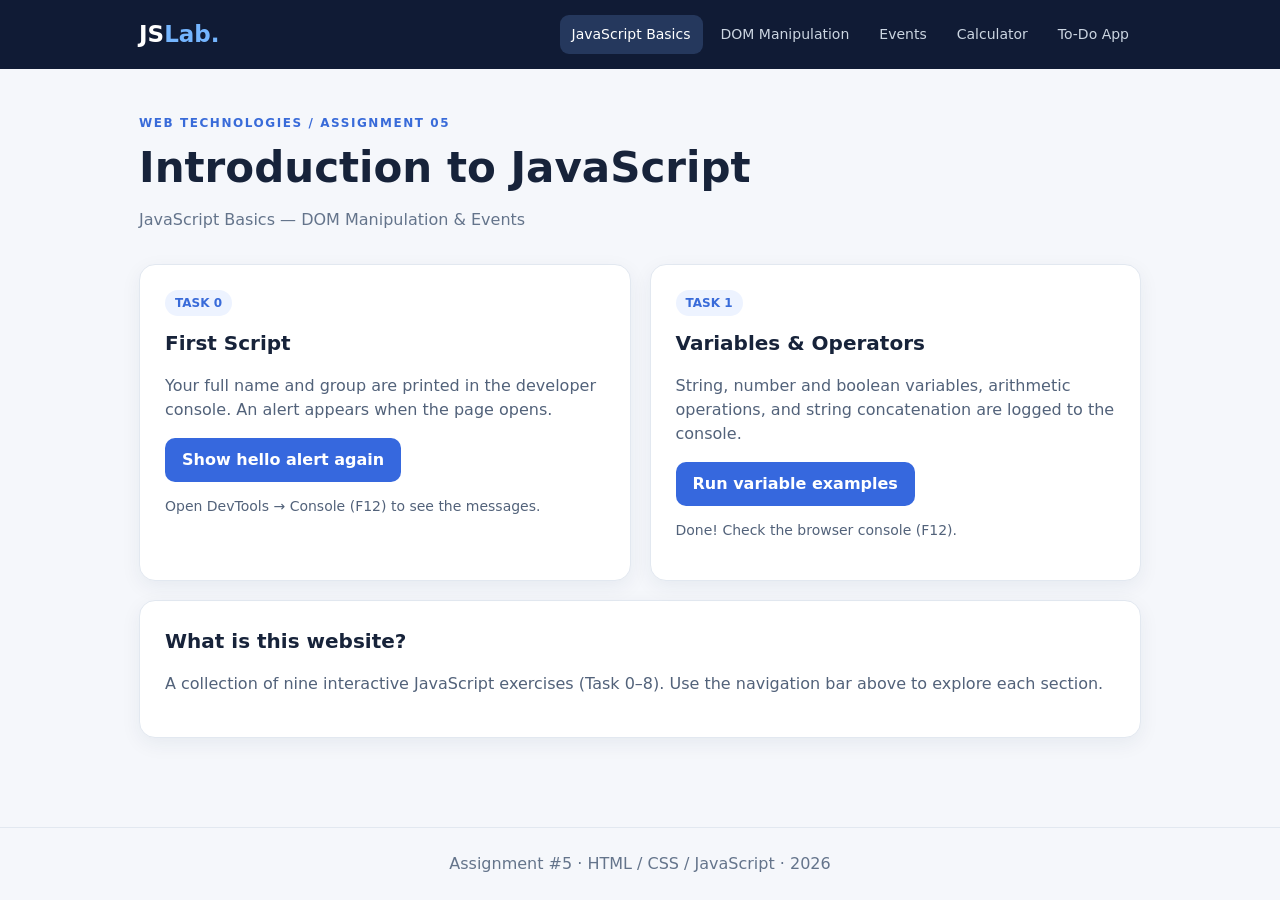
<file: index.html>
<!doctype html>
<html lang="en">
  <head>
    <meta charset="UTF-8" />
    <meta name="viewport" content="width=device-width, initial-scale=1.0" />
    <title>Introduction to JavaScript | Assignment 5</title>
    <link rel="stylesheet" href="style.css" />
    <script src="js/intro.js" defer></script>
  </head>
  <body>
    <header class="topbar">
      <div class="navwrap">
        <a class="brand" href="index.html">JS<span>Lab.</span></a>
        <nav aria-label="Main navigation">
          <a href="index.html" class="active">JavaScript Basics</a
          ><a href="dom.html" class="">DOM Manipulation</a
          ><a href="events.html" class="">Events</a
          ><a href="calculator.html" class="">Calculator</a
          ><a href="todo.html" class="">To-Do App</a>
        </nav>
      </div>
    </header>
    <main class="container">
      <div class="eyebrow">WEB TECHNOLOGIES / ASSIGNMENT 05</div>
      <h1>Introduction to JavaScript</h1>
      <p class="lead">JavaScript Basics — DOM Manipulation &amp; Events</p>
      <div class="grid">
        <section class="card">
          <span class="tag">TASK 0</span>
          <h2>First Script</h2>
          <p>
            Your full name and group are printed in the developer console. An
            alert appears when the page opens.
          </p>
          <button id="helloBtn">Show hello alert again</button>
          <p class="muted">
            Open DevTools → Console (F12) to see the messages.
          </p>
        </section>
        <section class="card">
          <span class="tag">TASK 1</span>
          <h2>Variables &amp; Operators</h2>
          <p>
            String, number and boolean variables, arithmetic operations, and
            string concatenation are logged to the console.
          </p>
          <button id="operatorsBtn">Run variable examples</button>
          <p id="introFeedback" aria-live="polite" class="muted">
            Click to run the examples.
          </p>
        </section>
      </div>
      <section class="card">
        <h2>What is this website?</h2>
        <p>
          A collection of nine interactive JavaScript exercises (Task 0–8). Use
          the navigation bar above to explore each section.
        </p>
      </section>
    </main>
    <footer>
      Assignment #5 · HTML / CSS / JavaScript · <span id="year">2026</span>
    </footer>
  </body>
</html>
</file>
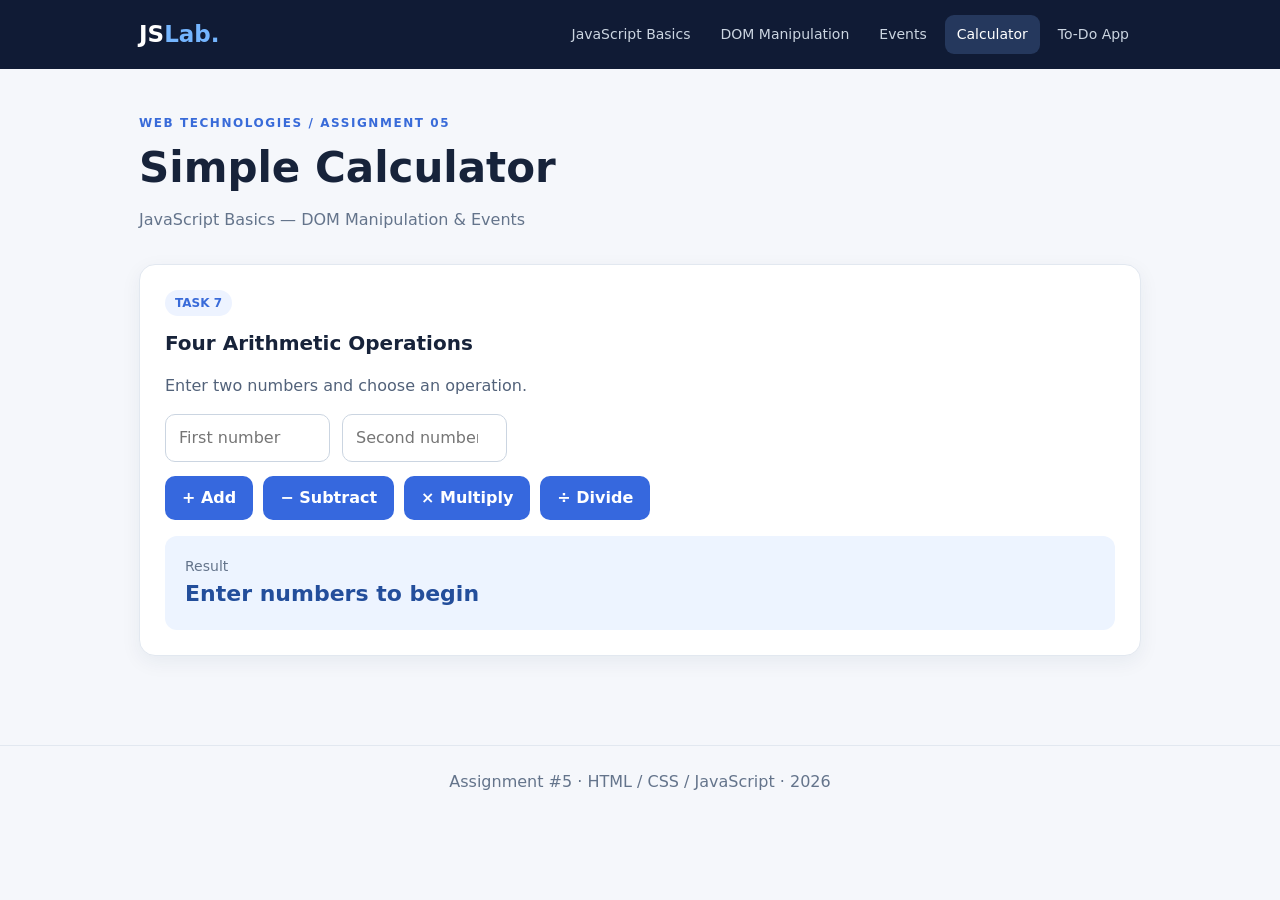
<file: calculator.html>
<!doctype html>
<html lang="en">
  <head>
    <meta charset="UTF-8" />
    <meta name="viewport" content="width=device-width, initial-scale=1.0" />
    <title>Simple Calculator | Assignment 5</title>
    <link rel="stylesheet" href="style.css" />
    <script src="js/calculator.js" defer></script>
  </head>
  <body>
    <header class="topbar">
      <div class="navwrap">
        <a class="brand" href="index.html">JS<span>Lab.</span></a>
        <nav aria-label="Main navigation">
          <a href="index.html" class="">JavaScript Basics</a
          ><a href="dom.html" class="">DOM Manipulation</a
          ><a href="events.html" class="">Events</a
          ><a href="calculator.html" class="active">Calculator</a
          ><a href="todo.html" class="">To-Do App</a>
        </nav>
      </div>
    </header>
    <main class="container">
      <div class="eyebrow">WEB TECHNOLOGIES / ASSIGNMENT 05</div>
      <h1>Simple Calculator</h1>
      <p class="lead">JavaScript Basics — DOM Manipulation &amp; Events</p>
      <section class="card">
        <span class="tag">TASK 7</span>
        <h2>Four Arithmetic Operations</h2>
        <p>Enter two numbers and choose an operation.</p>
        <div class="calc-inputs">
          <input
            type="number"
            id="number1"
            placeholder="First number"
            step="any"
            aria-label="First number"
          /><input
            type="number"
            id="number2"
            placeholder="Second number"
            step="any"
            aria-label="Second number"
          />
        </div>
        <div class="controls">
          <button data-operation="add">+ Add</button
          ><button data-operation="subtract">− Subtract</button
          ><button data-operation="multiply">× Multiply</button
          ><button data-operation="divide">÷ Divide</button>
        </div>
        <div class="result-panel">
          <div class="muted">Result</div>
          <div id="calcResult" class="result" aria-live="polite">
            Enter numbers to begin
          </div>
        </div>
      </section>
    </main>
    <footer>
      Assignment #5 · HTML / CSS / JavaScript · <span id="year">2026</span>
    </footer>
  </body>
</html>
</file>
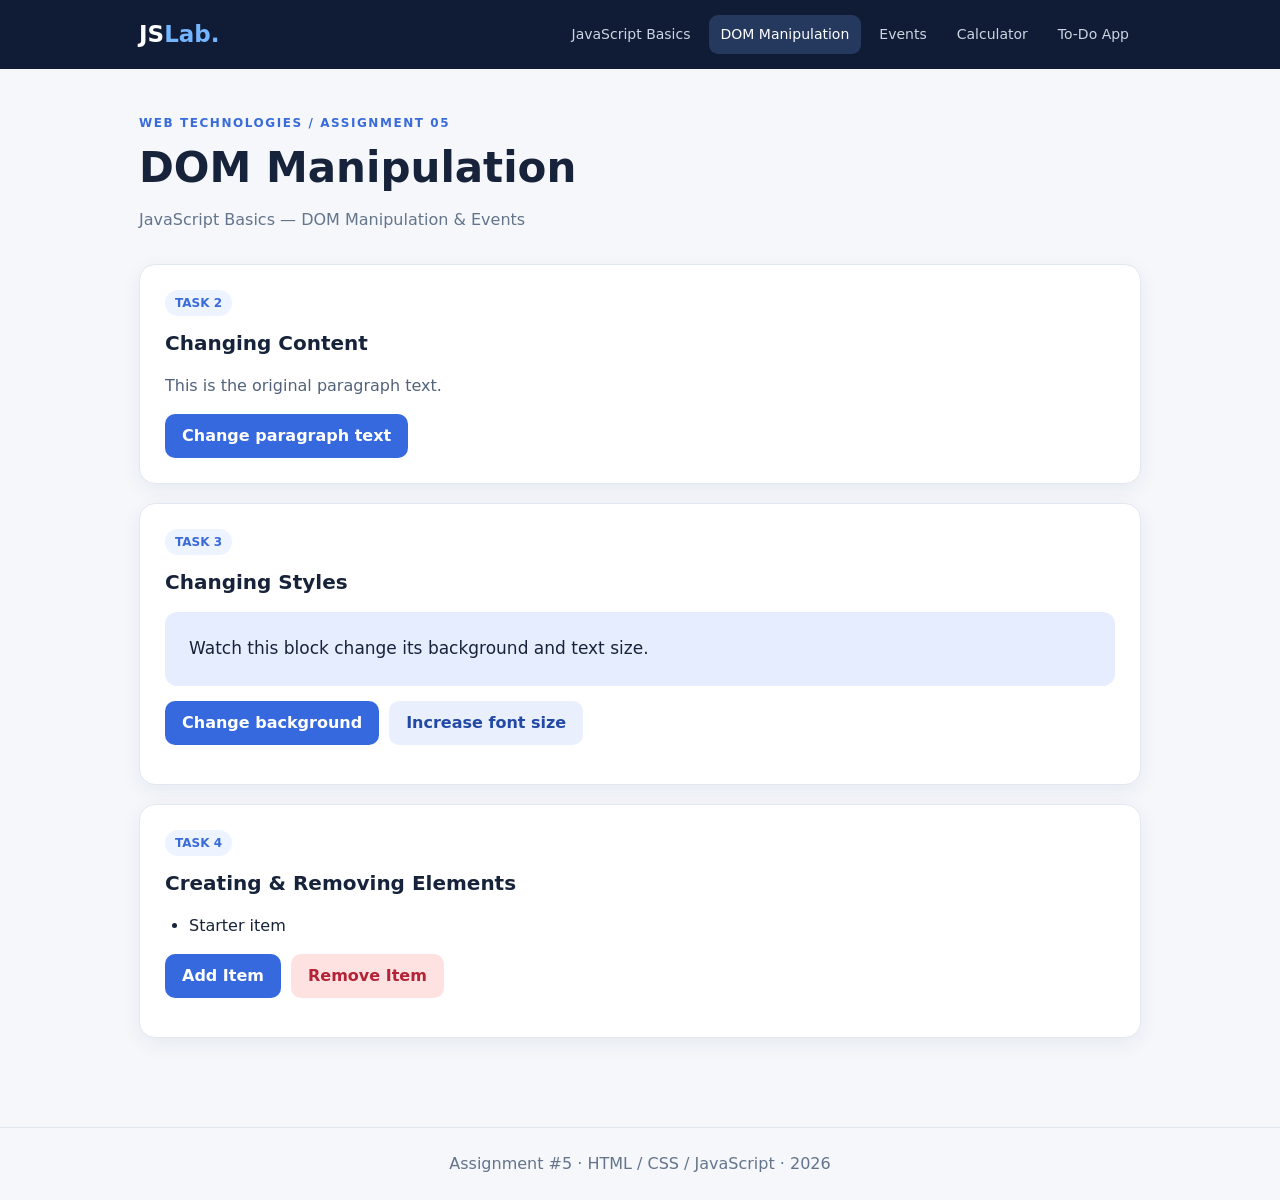
<file: dom.html>
<!doctype html>
<html lang="en">
  <head>
    <meta charset="UTF-8" />
    <meta name="viewport" content="width=device-width, initial-scale=1.0" />
    <title>DOM Manipulation | Assignment 5</title>
    <link rel="stylesheet" href="style.css" />
    <script src="js/dom.js" defer></script>
  </head>
  <body>
    <header class="topbar">
      <div class="navwrap">
        <a class="brand" href="index.html">JS<span>Lab.</span></a>
        <nav aria-label="Main navigation">
          <a href="index.html" class="">JavaScript Basics</a
          ><a href="dom.html" class="active">DOM Manipulation</a
          ><a href="events.html" class="">Events</a
          ><a href="calculator.html" class="">Calculator</a
          ><a href="todo.html" class="">To-Do App</a>
        </nav>
      </div>
    </header>
    <main class="container">
      <div class="eyebrow">WEB TECHNOLOGIES / ASSIGNMENT 05</div>
      <h1>DOM Manipulation</h1>
      <p class="lead">JavaScript Basics — DOM Manipulation &amp; Events</p>
      <section class="card">
        <span class="tag">TASK 2</span>
        <h2>Changing Content</h2>
        <p id="changeText">This is the original paragraph text.</p>
        <button id="changeTextBtn">Change paragraph text</button>
      </section>
      <section class="card">
        <span class="tag">TASK 3</span>
        <h2>Changing Styles</h2>
        <div id="styleBox" class="sample-box">
          Watch this block change its background and text size.
        </div>
        <div class="controls">
          <button id="backgroundBtn">Change background</button
          ><button id="fontBtn" class="secondary">Increase font size</button>
        </div>
      </section>
      <section class="card">
        <span class="tag">TASK 4</span>
        <h2>Creating &amp; Removing Elements</h2>
        <ul id="itemList" class="plain-list">
          <li>Starter item</li>
        </ul>
        <div class="controls">
          <button id="addItemBtn">Add Item</button
          ><button id="removeItemBtn" class="danger">Remove Item</button>
        </div>
        <p id="listMessage" class="muted" aria-live="polite"></p>
      </section>
    </main>
    <footer>
      Assignment #5 · HTML / CSS / JavaScript · <span id="year">2026</span>
    </footer>
  </body>
</html>
</file>
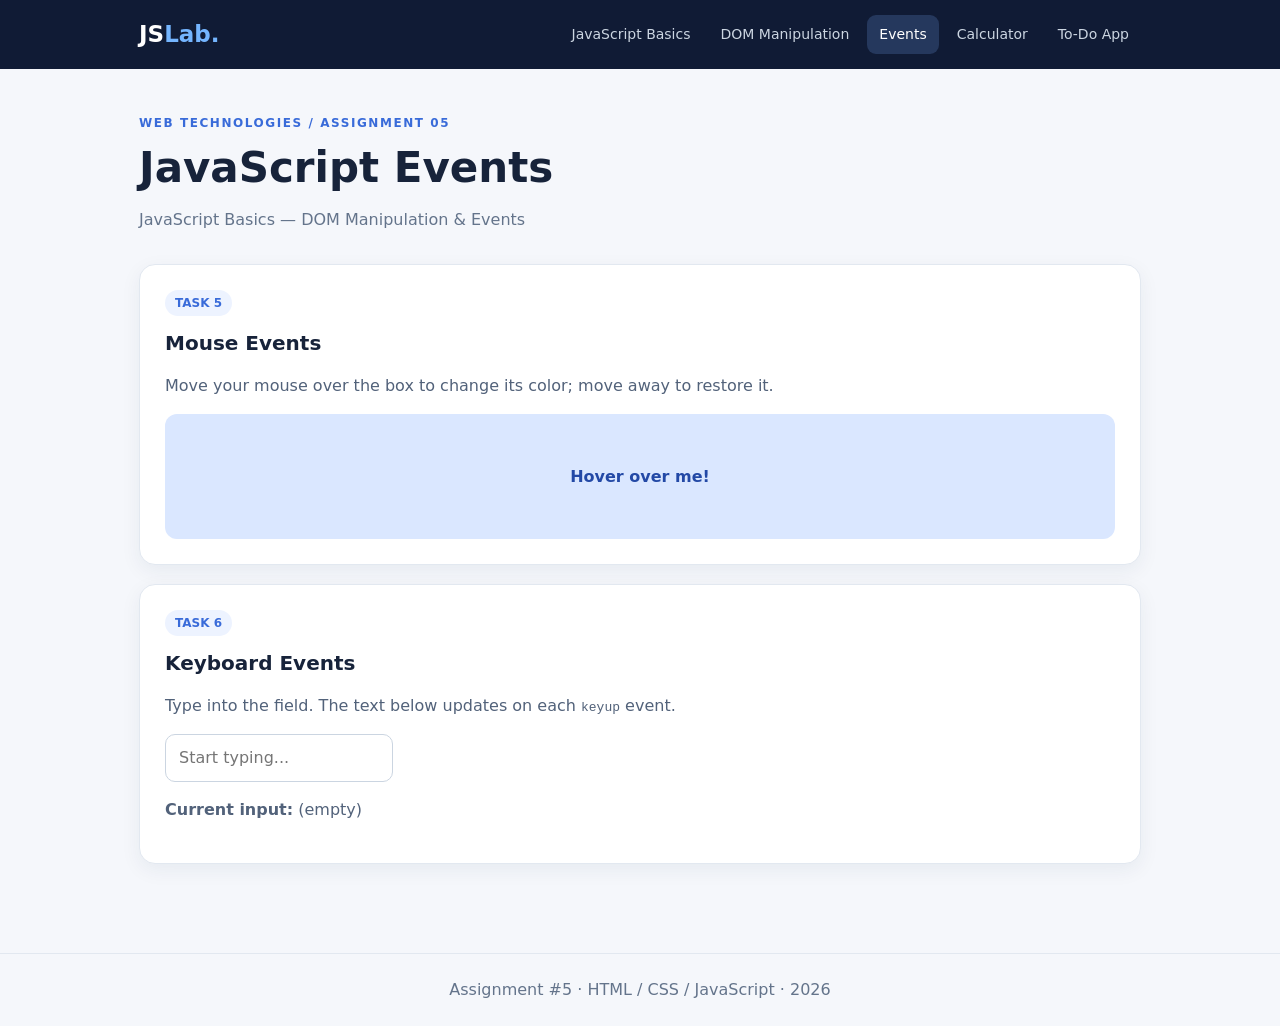
<file: events.html>
<!doctype html>
<html lang="en">
  <head>
    <meta charset="UTF-8" />
    <meta name="viewport" content="width=device-width, initial-scale=1.0" />
    <title>JavaScript Events | Assignment 5</title>
    <link rel="stylesheet" href="style.css" />
    <script src="js/events.js" defer></script>
  </head>
  <body>
    <header class="topbar">
      <div class="navwrap">
        <a class="brand" href="index.html">JS<span>Lab.</span></a>
        <nav aria-label="Main navigation">
          <a href="index.html" class="">JavaScript Basics</a
          ><a href="dom.html" class="">DOM Manipulation</a
          ><a href="events.html" class="active">Events</a
          ><a href="calculator.html" class="">Calculator</a
          ><a href="todo.html" class="">To-Do App</a>
        </nav>
      </div>
    </header>
    <main class="container">
      <div class="eyebrow">WEB TECHNOLOGIES / ASSIGNMENT 05</div>
      <h1>JavaScript Events</h1>
      <p class="lead">JavaScript Basics — DOM Manipulation &amp; Events</p>
      <section class="card">
        <span class="tag">TASK 5</span>
        <h2>Mouse Events</h2>
        <p>
          Move your mouse over the box to change its color; move away to restore
          it.
        </p>
        <div id="hoverBox" class="hover-box">Hover over me!</div>
      </section>
      <section class="card">
        <span class="tag">TASK 6</span>
        <h2>Keyboard Events</h2>
        <p>
          Type into the field. The text below updates on each
          <code>keyup</code> event.
        </p>
        <input
          id="keyboardInput"
          type="text"
          placeholder="Start typing..."
          aria-label="Keyboard event text input"
        />
        <p>
          <strong>Current input:</strong> <span id="liveText">(empty)</span>
        </p>
      </section>
    </main>
    <footer>
      Assignment #5 · HTML / CSS / JavaScript · <span id="year">2026</span>
    </footer>
  </body>
</html>
</file>
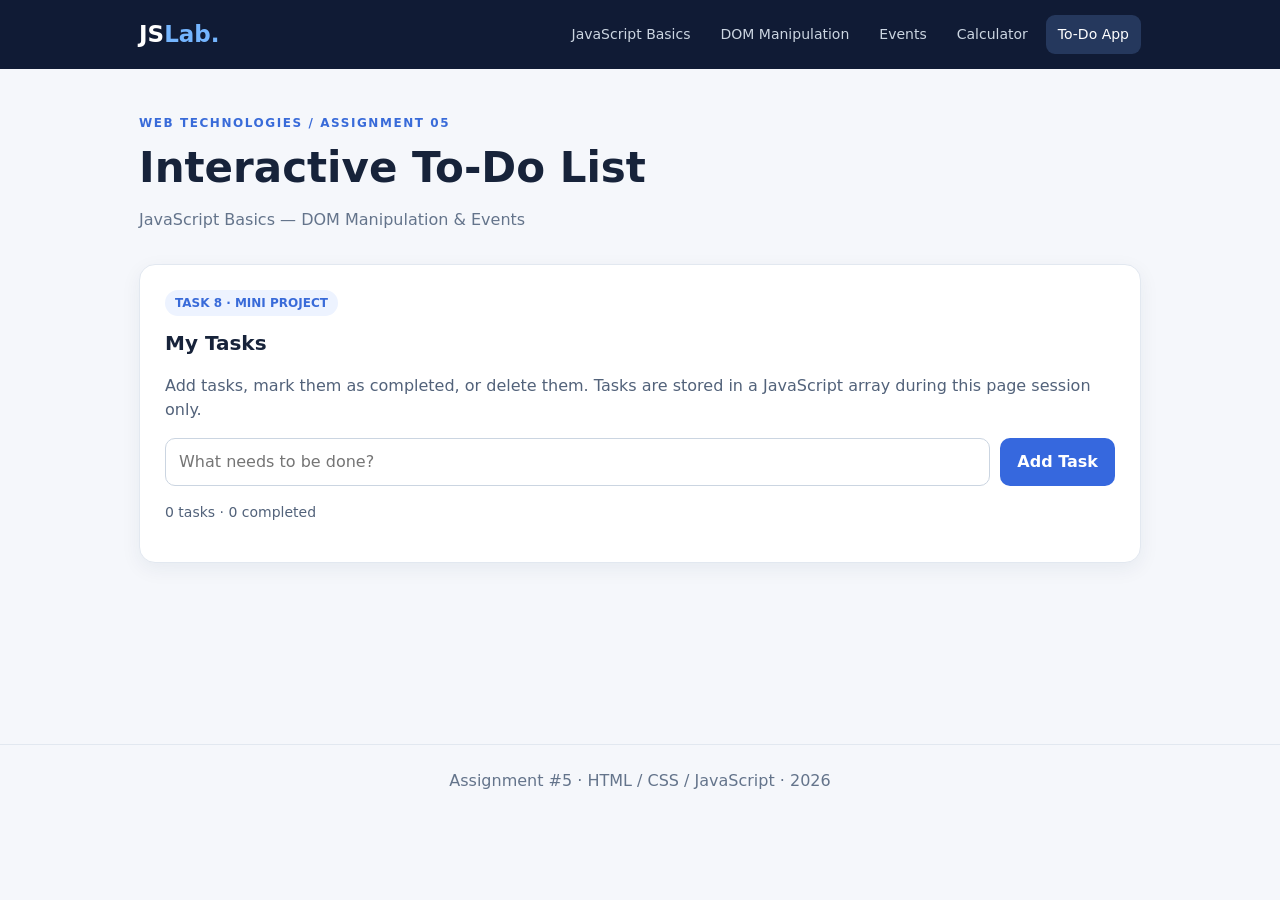
<file: todo.html>
<!doctype html>
<html lang="en">
  <head>
    <meta charset="UTF-8" />
    <meta name="viewport" content="width=device-width, initial-scale=1.0" />
    <title>Interactive To-Do List | Assignment 5</title>
    <link rel="stylesheet" href="style.css" />
    <script src="js/todo.js" defer></script>
  </head>
  <body>
    <header class="topbar">
      <div class="navwrap">
        <a class="brand" href="index.html">JS<span>Lab.</span></a>
        <nav aria-label="Main navigation">
          <a href="index.html" class="">JavaScript Basics</a
          ><a href="dom.html" class="">DOM Manipulation</a
          ><a href="events.html" class="">Events</a
          ><a href="calculator.html" class="">Calculator</a
          ><a href="todo.html" class="active">To-Do App</a>
        </nav>
      </div>
    </header>
    <main class="container">
      <div class="eyebrow">WEB TECHNOLOGIES / ASSIGNMENT 05</div>
      <h1>Interactive To-Do List</h1>
      <p class="lead">JavaScript Basics — DOM Manipulation &amp; Events</p>
      <section class="card">
        <span class="tag">TASK 8 · MINI PROJECT</span>
        <h2>My Tasks</h2>
        <p>
          Add tasks, mark them as completed, or delete them. Tasks are stored in
          a JavaScript array during this page session only.
        </p>
        <form id="todoForm" class="todo-input">
          <input
            id="taskInput"
            type="text"
            maxlength="160"
            placeholder="What needs to be done?"
            aria-label="New task"
          /><button type="submit">Add Task</button>
        </form>
        <p id="todoMessage" class="muted" role="status"></p>
        <ul id="todoList" class="todo-list" aria-label="To-do tasks"></ul>
        <p id="todoCount" class="todo-count">0 tasks · 0 completed</p>
      </section>
    </main>
    <footer>
      Assignment #5 · HTML / CSS / JavaScript · <span id="year">2026</span>
    </footer>
  </body>
</html>
</file>
<file: style.css>
* {
  box-sizing: border-box;
}
body {
  margin: 0;
  background: #f5f7fb;
  color: #17233a;
  font-family:
    system-ui,
    -apple-system,
    Segoe UI,
    Arial,
    sans-serif;
  line-height: 1.5;
}
.topbar {
  background: #101b35;
  color: white;
}
.navwrap {
  max-width: 1050px;
  margin: auto;
  padding: 15px 24px;
  display: flex;
  align-items: center;
  gap: 30px;
  justify-content: space-between;
}
.brand {
  font-size: 23px;
  font-weight: 850;
  color: white;
  text-decoration: none;
  white-space: nowrap;
}
.brand span {
  color: #74b5ff;
}
nav {
  display: flex;
  flex-wrap: wrap;
  gap: 6px;
}
nav a {
  color: #cbd5e1;
  text-decoration: none;
  padding: 9px 12px;
  border-radius: 9px;
  font-size: 14px;
}
nav a:hover,
nav a.active {
  background: #25385d;
  color: white;
}
.container {
  max-width: 1050px;
  margin: 0 auto;
  padding: 45px 24px 70px;
  min-height: 75vh;
}
.eyebrow {
  font-weight: 700;
  letter-spacing: 0.13em;
  color: #396bd9;
  font-size: 12px;
}
h1 {
  font-size: clamp(29px, 5vw, 42px);
  line-height: 1.15;
  margin: 12px 0;
}
.lead {
  color: #64748b;
  margin-bottom: 32px;
}
.grid {
  display: grid;
  grid-template-columns: repeat(auto-fit, minmax(290px, 1fr));
  gap: 19px;
}
.card {
  background: white;
  border: 1px solid #e2e8f0;
  padding: 25px;
  border-radius: 16px;
  box-shadow: 0 6px 20px #162b5110;
  margin-bottom: 19px;
}
.card h2 {
  font-size: 20px;
  margin: 0 0 10px;
}
.card p {
  color: #52627a;
}
.tag {
  display: inline-block;
  font-size: 12px;
  font-weight: 700;
  color: #396bd9;
  background: #edf3ff;
  border-radius: 20px;
  padding: 4px 10px;
  margin-bottom: 12px;
}
.muted {
  font-size: 14px;
  color: #64748b;
}
.controls {
  display: flex;
  flex-wrap: wrap;
  gap: 10px;
  margin: 14px 0;
}
button {
  font: inherit;
  cursor: pointer;
  border: 0;
  border-radius: 10px;
  background: #3668de;
  color: white;
  padding: 10px 17px;
  font-weight: 600;
}
button:hover {
  background: #2456cc;
}
button.secondary {
  background: #e9effc;
  color: #2349a6;
}
button.secondary:hover {
  background: #d8e5ff;
}
button.danger {
  background: #fee2e2;
  color: #b42336;
}
button.danger:hover {
  background: #fecaca;
}
input,
select {
  font: inherit;
  padding: 11px 13px;
  border: 1px solid #cbd5e1;
  border-radius: 10px;
  min-width: 0;
  max-width: 100%;
  background: white;
}
input:focus {
  outline: 2px solid #a8c4ff;
  border-color: #4171da;
}
.sample-box {
  background: #e6edff;
  padding: 24px;
  border-radius: 12px;
  transition: background-color 0.2s;
  font-size: 17px;
  margin: 15px 0;
}
.hover-box {
  display: grid;
  place-items: center;
  min-height: 125px;
  background: #dae7ff;
  color: #2349a6;
  border-radius: 12px;
  font-weight: 700;
  transition: 0.2s;
}
.hover-box.hovered {
  background: #2972da;
  color: white;
}
.result {
  font-size: 22px;
  font-weight: 700;
  color: #234e9b;
}
.plain-list {
  padding-left: 24px;
}
.plain-list li {
  margin: 6px 0;
}
.calc-inputs {
  display: flex;
  gap: 12px;
  flex-wrap: wrap;
  align-items: center;
}
.calc-inputs input {
  width: 165px;
}
.result-panel {
  padding: 20px;
  background: #edf4ff;
  border-radius: 12px;
  margin-top: 16px;
}
.error {
  color: #be123c;
}
.todo-input {
  display: flex;
  gap: 10px;
  flex-wrap: wrap;
}
.todo-input input {
  flex: 1;
  min-width: 210px;
}
.todo-list {
  list-style: none;
  padding: 0;
  margin: 16px 0;
}
.todo-list li {
  display: flex;
  justify-content: space-between;
  align-items: center;
  gap: 12px;
  padding: 13px 10px;
  border-bottom: 1px solid #e2e8f0;
}
.todo-list li .task-label {
  flex: 1;
  overflow-wrap: anywhere;
  cursor: pointer;
}
.todo-list li.completed .task-label {
  text-decoration: line-through;
  color: #94a3b8;
}
.todo-list input[type="checkbox"] {
  width: 18px;
  height: 18px;
  cursor: pointer;
}
.todo-count {
  color: #64748b;
  font-size: 14px;
}
footer {
  text-align: center;
  padding: 24px;
  color: #64748b;
  border-top: 1px solid #e2e8f0;
}
@media (max-width: 650px) {
  .navwrap {
    display: block;
  }
  .brand {
    display: inline-block;
    margin-bottom: 12px;
  }
  nav a {
    font-size: 12px;
    padding: 7px;
  }
  .container {
    padding: 30px 16px;
  }
  .card {
    padding: 18px;
  }
}
</file>
